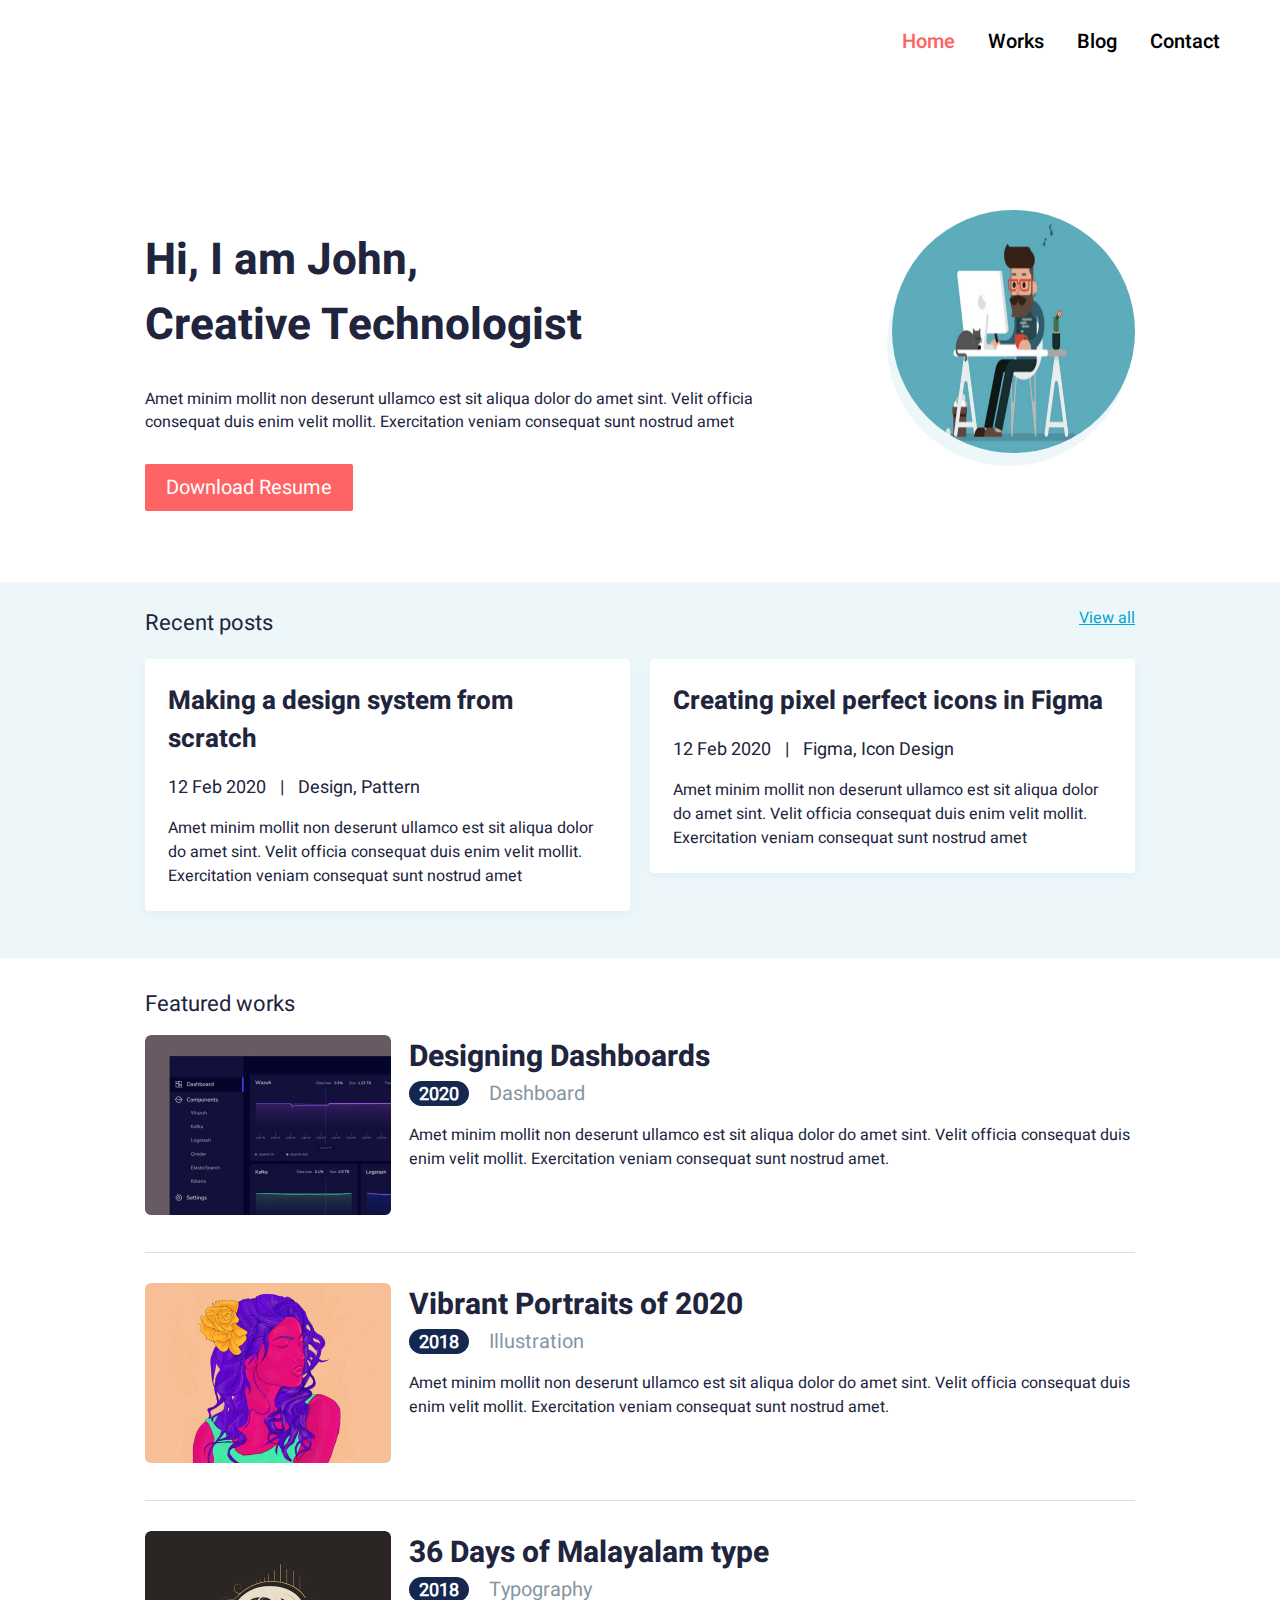
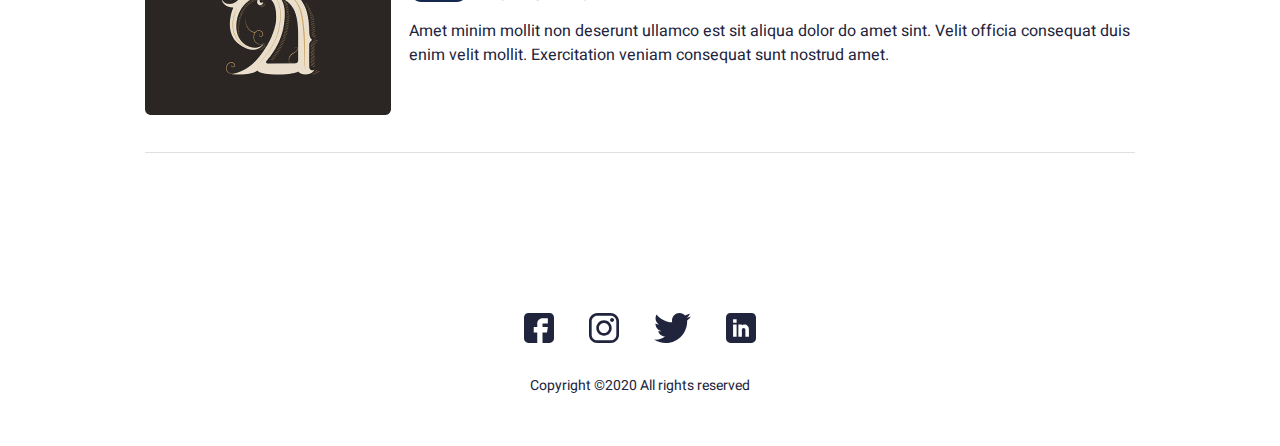
<file: index.html>
<!DOCTYPE html>
<html lang="EN">
    <head>
        <meta charset="utf-8">
        <meta name="viewport" content="width=device-width">
        <link href="./src/styles/style.css" rel = "stylesheet" type = "text/css">
        <title>John Website</title>
    </head>
    <body>
        <header class="header">
            <div class="header__content">
                <div class="header__menu menu">
                    <div class="menu__icon icon-menu">
                        <span></span>
                        <span></span>
                        <span></span>
                    </div>
                    <nav class="menu__body">
                        <ul class="menu__list">
                            <li><a href="index.html" class="menu__link _active">Home</a></li>
                            <li><a href="work.html" class="menu__link">Works</a></li>
                            <li><a href="blog.html" class="menu__link">Blog</a></li>
                            <li><a href="" class="menu__link">Contact</a></li>
                        </ul>
                    </nav>
                </div>
            </div>
        </header>

        <main class="page">
            <section class="hello">
                <div class="hello__container _container">
                    <div class="hello__content">
                        <h1 class="hello__title title">
                            Hi, I am John,<br>Creative Technologist 
                        </h1>
                        <div class="hello__text text">
                            Amet minim mollit non deserunt ullamco est sit aliqua dolor do amet sint. Velit officia consequat duis enim velit mollit. Exercitation veniam consequat sunt nostrud amet
                        </div>
                        <a href="#" class="hello__btn btn">Download Resume</a>
                    </div>
                    <div class="hello__avatar">
                        <img src="./src/img/avatar.png" alt="avatar">
                    </div>
                </div>
            </section>
            <section class="recent-posts">
                <div class="recent-posts__container _container">
                    <div class="recent-posts__header">
                        <div class="recent-posts__title">Recent posts</div>
                        <a href="" class="recent-posts__view-all">View all</a>
                    </div>
                    <div class="recent-posts__items">
                        <div class="recent-posts__column">
                            <article class="recent-posts__item recent-post">
                                <a href="#" class="recent-post__title">Making a design system from scratch</a>
                                <div class="recent-post__info">12 Feb 2020 <span>|</span> Design, Pattern</div>
                                <div class="recent-post__text text">
                                    Amet minim mollit non deserunt ullamco est sit aliqua dolor do amet sint. Velit officia consequat duis enim velit mollit. Exercitation veniam consequat sunt nostrud amet
                                </div>
                            </article>
                        </div>
                        <div class="recent-posts__column">
                            <article class="recent-posts__item recent-post">
                                <a href="#" class="recent-post__title">Creating pixel perfect icons in Figma</a>
                                <div class="recent-post__info">12 Feb 2020 <span>|</span> Figma, Icon Design </div>
                                <div class="recent-post__text text">
                                    Amet minim mollit non deserunt ullamco est sit aliqua dolor do amet sint. Velit officia consequat duis enim velit mollit. Exercitation veniam consequat sunt nostrud amet
                                </div>
                            </article>
                        </div>
                    </div>
                </div>
            </section>
            <section class="featured-works">
                <div class="featured-works__container _container">
                    <div class="featured-works__title">Featured works</div>
                    <div class="featured-works__items works">
                        <article class="works__item">
                            <a href="" class="works__image">
                                <img src="./src/img/works/01.jpg" alt="Work #01">
                            </a>
                            <div class="works__body">
                                <div><a href="" class="works__title">Designing Dashboards</a></div>
                                <div class="works__info">
                                    <div class="works__year">2020</div>
                                    <div class="works__category">Dashboard</div>
                                </div>
                                <div class="works__text text">Amet minim mollit non deserunt ullamco est sit aliqua dolor do amet sint. Velit officia consequat duis enim velit mollit. Exercitation veniam consequat sunt nostrud amet.</div>
                            </div>
                        </article>
                        <article class="works__item">
                            <a href="" class="works__image">
                                <img src="./src/img/works/02.jpg" alt="Work #02">
                            </a>
                            <div class="works__body">
                                <div><a href="" class="works__title">Vibrant Portraits of 2020</a></div>
                                <div class="works__info">
                                    <div class="works__year">2018</div>
                                    <div class="works__category">Illustration</div>
                                </div>
                                <div class="works__text text">Amet minim mollit non deserunt ullamco est sit aliqua dolor do amet sint. Velit officia consequat duis enim velit mollit. Exercitation veniam consequat sunt nostrud amet.</div>
                            </div>
                        </article>
                        <article class="works__item">
                            <a href="" class="works__image">
                                <img src="./src/img/works/03.jpg" alt="Work #03">
                            </a>
                            <div class="works__body">
                                <div><a href="" class="works__title">36 Days of Malayalam type</a></div>
                                <div class="works__info">
                                    <div class="works__year">2018</div>
                                    <div class="works__category">Typography</div>
                                </div>
                                <div class="works__text text">Amet minim mollit non deserunt ullamco est sit aliqua dolor do amet sint. Velit officia consequat duis enim velit mollit. Exercitation veniam consequat sunt nostrud amet.</div>
                            </div>
                        </article>
                    </div>
                </div>
            </section>
        </main>

        <footer class="footer">
            <div class="footer__content _container">
                <div class="footer__social social">
                    <a href="#" class="social__item">
                        <img src="src/img/icons/fb.svg" alt="fb-icon">
                    </a>
                    <a href="#" class="social__item">
                        <img src="src/img/icons/insta.svg" alt="insta-icon">
                    </a>
                    <a href="#" class="social__item">
                        <img src="src/img/icons/twitter.svg" alt="twitter-icon">
                    </a>
                    <a href="#" class="social__item">
                        <img src="src/img/icons/Linkedin.svg" alt="linkedin-icon">
                    </a>
                </div>
                <div class="footer__copy">Copyright ©2020 All rights reserved</div>
            </div>
        </footer>

    <script src="main.js"></script>
    </body>
</html>
</file>
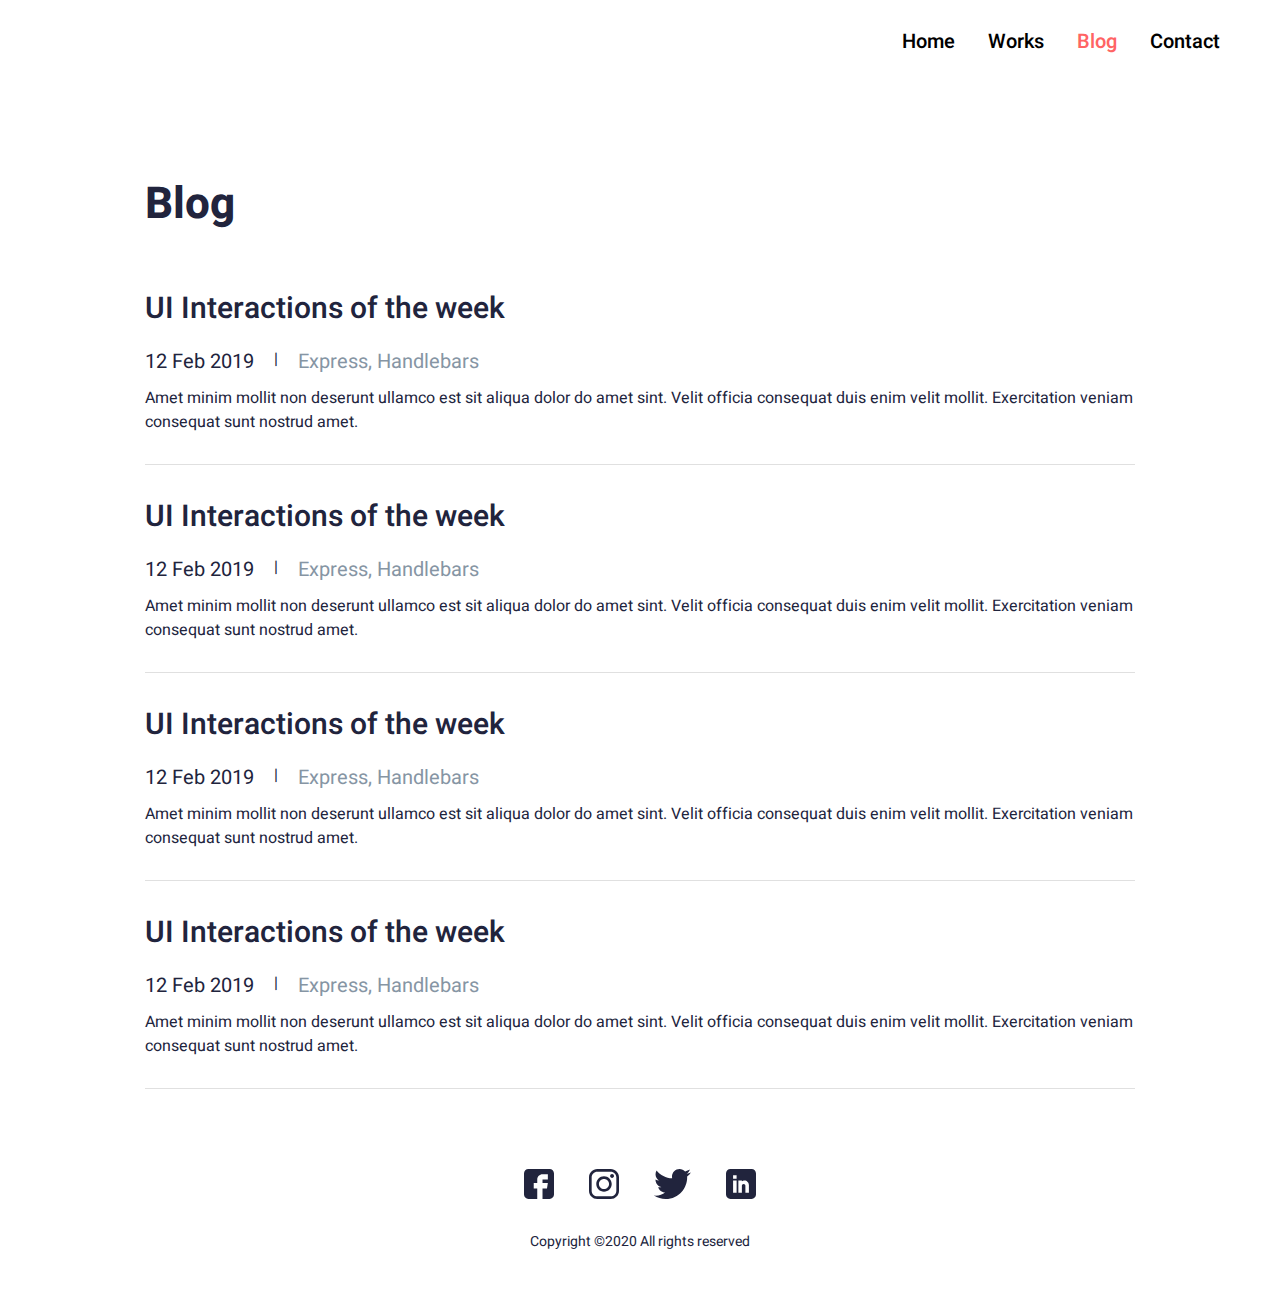
<file: blog.html>
<!DOCTYPE html>
<html lang="EN">
    <head>
        <meta charset="utf-8">
        <meta name="viewport" content="width=device-width">
        <link href="./src/styles/style.css" rel = "stylesheet" type = "text/css">
        <title>John Website</title>
    </head>
    <body>
        <header class="header">
            <div class="header__content">
                <div class="header__menu menu">
                    <div class="menu__icon icon-menu">
                        <span></span>
                        <span></span>
                        <span></span>
                    </div>
                    <nav class="menu__body">
                        <ul class="menu__list">
                            <li><a href="index.html" class="menu__link">Home</a></li>
                            <li><a href="work.html" class="menu__link">Works</a></li>
                            <li><a href="blog.html" class="menu__link _active">Blog</a></li>
                            <li><a href="" class="menu__link">Contact</a></li>
                        </ul>
                    </nav>
                </div>
            </div>
        </header>

        <main class="page">
            <div class="page__container blog _container">
                <h1 class="blog__title title">Blog</h1>
                <div class="blog__items">
                    <div class="blog__item">
                        <div class="blog__item_title">UI Interactions of the week</div>
                        <div class="blog__info">
                            <div class="blog__date">12 Feb 2019</div>
                            <div class="blog__separate">|</div>
                            <div class="blog__category">Express, Handlebars</div>
                        </div>
                        <div class="blog__text text">Amet minim mollit non deserunt ullamco est sit aliqua dolor do amet sint. Velit officia consequat duis enim velit mollit. Exercitation veniam consequat sunt nostrud amet.</div>
                    </div>
                    <div class="blog__item">
                        <div class="blog__item_title">UI Interactions of the week</div>
                        <div class="blog__info">
                            <div class="blog__date">12 Feb 2019</div>
                            <div class="blog__separate">|</div>
                            <div class="blog__category">Express, Handlebars</div>
                        </div>
                        <div class="blog__text text">Amet minim mollit non deserunt ullamco est sit aliqua dolor do amet sint. Velit officia consequat duis enim velit mollit. Exercitation veniam consequat sunt nostrud amet.</div>
                    </div>
                    <div class="blog__item">
                        <div class="blog__item_title">UI Interactions of the week</div>
                        <div class="blog__info">
                            <div class="blog__date">12 Feb 2019</div>
                            <div class="blog__separate">|</div>
                            <div class="blog__category">Express, Handlebars</div>
                        </div>
                        <div class="blog__text text">Amet minim mollit non deserunt ullamco est sit aliqua dolor do amet sint. Velit officia consequat duis enim velit mollit. Exercitation veniam consequat sunt nostrud amet.</div>
                    </div>
                    <div class="blog__item">
                        <div class="blog__item_title">UI Interactions of the week</div>
                        <div class="blog__info">
                            <div class="blog__date">12 Feb 2019</div>
                            <div class="blog__separate">|</div>
                            <div class="blog__category">Express, Handlebars</div>
                        </div>
                        <div class="blog__text text">Amet minim mollit non deserunt ullamco est sit aliqua dolor do amet sint. Velit officia consequat duis enim velit mollit. Exercitation veniam consequat sunt nostrud amet.</div>
                    </div>
                </div>
            </div>
        </main>

        <footer class="footer">
            <div class="footer__content _container">
                <div class="footer__social social">
                    <a href="#" class="social__item">
                        <img src="src/img/icons/fb.svg" alt="fb-icon">
                    </a>
                    <a href="#" class="social__item">
                        <img src="src/img/icons/insta.svg" alt="insta-icon">
                    </a>
                    <a href="#" class="social__item">
                        <img src="src/img/icons/twitter.svg" alt="twitter-icon">
                    </a>
                    <a href="#" class="social__item">
                        <img src="src/img/icons/Linkedin.svg">
                    </a>
                </div>
                <div class="footer__copy">Copyright ©2020 All rights reserved</div>
            </div>
        </footer>

    <script src="main.js"></script>
    </body>
</html>
</file>
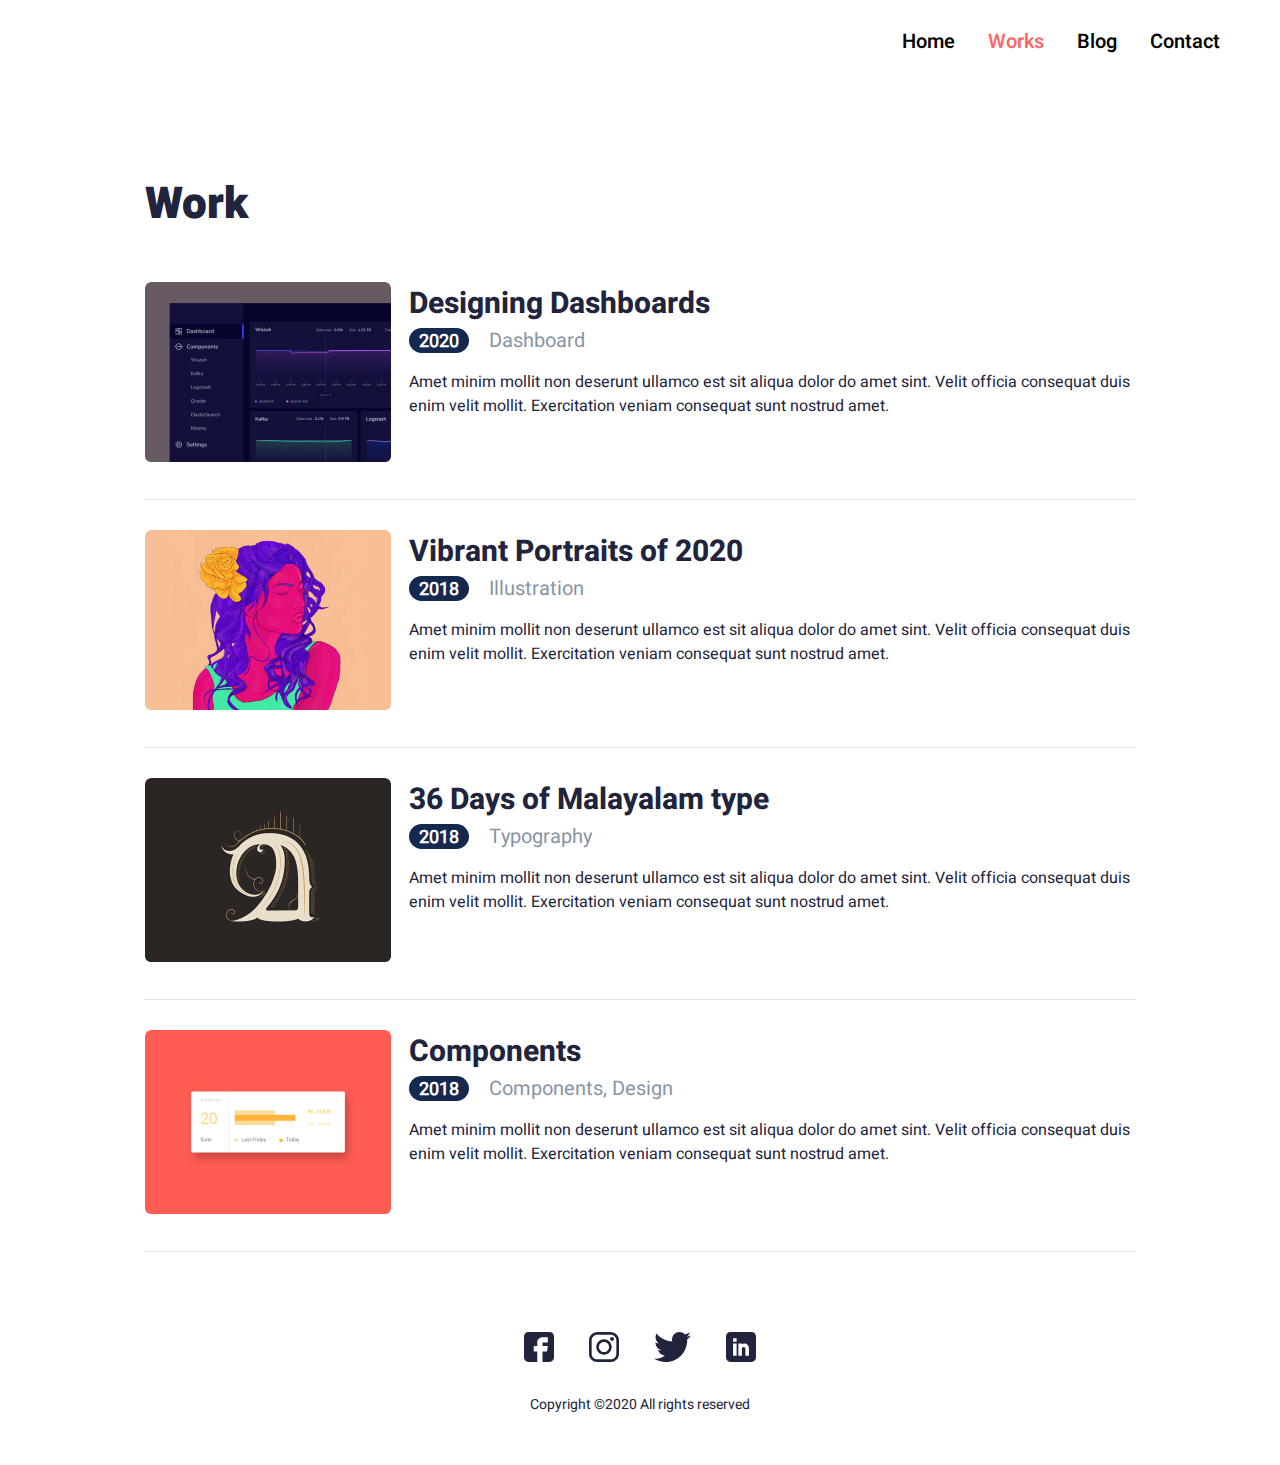
<file: work.html>
<!DOCTYPE html>
<html lang="EN">
    <head>
        <meta charset="utf-8">
        <meta name="viewport" content="width=device-width">
        <link href="./src/styles/style.css" rel = "stylesheet" type = "text/css">
        <title>John Website</title>
    </head>
    <body>
        <header class="header">
            <div class="header__content">
                <div class="header__menu menu">
                    <div class="menu__icon icon-menu">
                        <span></span>
                        <span></span>
                        <span></span>
                    </div>
                    <nav class="menu__body">
                        <ul class="menu__list">
                            <li><a href="index.html" class="menu__link">Home</a></li>
                            <li><a href="work.html" class="menu__link _active">Works</a></li>
                            <li><a href="blog.html" class="menu__link">Blog</a></li>
                            <li><a href="" class="menu__link">Contact</a></li>
                        </ul>
                    </nav>
                </div>
            </div>
        </header>

        <main class="page">
            <div class="work page-container _container">
                <h1 class="works__main-title title">Work</h1>
                <div class="works">
                    <article class="works__item">
                        <a href="" class="works__image">
                            <img src="./src/img/works/01.jpg" alt="Work #01">
                        </a>
                        <div class="works__body">
                            <div><a href="#" class="works__title">Designing Dashboards</a></div>
                            <div class="works__info">
                                <div class="works__year">2020</div>
                                <div class="works__category">Dashboard</div>
                            </div>
                            <div class="works__text text">Amet minim mollit non deserunt ullamco est sit aliqua dolor do amet sint. Velit officia consequat duis enim velit mollit. Exercitation veniam consequat sunt nostrud amet.</div>
                        </div>
                    </article>
                    <article class="works__item">
                        <a href="" class="works__image">
                            <img src="./src/img/works/02.jpg" alt="Work #02">
                        </a>
                        <div class="works__body">
                            <div><a href="#" class="works__title">Vibrant Portraits of 2020</a></div>
                            <div class="works__info">
                                <div class="works__year">2018</div>
                                <div class="works__category">Illustration</div>
                            </div>
                            <div class="works__text text">Amet minim mollit non deserunt ullamco est sit aliqua dolor do amet sint. Velit officia consequat duis enim velit mollit. Exercitation veniam consequat sunt nostrud amet.</div>
                        </div>
                    </article>
                    <article class="works__item">
                        <a href="" class="works__image">
                            <img src="./src/img/works/03.jpg" alt="Work #03">
                        </a>
                        <div class="works__body">
                            <div><a href="#" class="works__title">36 Days of Malayalam type</a></div>
                            <div class="works__info">
                                <div class="works__year">2018</div>
                                <div class="works__category">Typography</div>
                            </div>
                            <div class="works__text text">Amet minim mollit non deserunt ullamco est sit aliqua dolor do amet sint. Velit officia consequat duis enim velit mollit. Exercitation veniam consequat sunt nostrud amet.</div>
                        </div>
                    </article>
                    <article class="works__item">
                        <a href="" class="works__image">
                            <img src="./src/img/works/04.jpg" alt="Work #04">
                        </a>
                        <div class="works__body">
                            <div><a href="#" class="works__title">Components</a></div>
                            <div class="works__info">
                                <div class="works__year">2018</div>
                                <div class="works__category">Components, Design</div>
                            </div>
                            <div class="works__text text">Amet minim mollit non deserunt ullamco est sit aliqua dolor do amet sint. Velit officia consequat duis enim velit mollit. Exercitation veniam consequat sunt nostrud amet.</div>
                        </div>
                    </article>
                </div>
            </div>
        </main>

        <footer class="footer">
            <div class="footer__content _container">
                <div class="footer__social social">
                    <a href="#" class="social__item">
                        <img src="src/img/icons/fb.svg" alt="fb-icon">
                    </a>
                    <a href="#" class="social__item">
                        <img src="src/img/icons/insta.svg" alt="insta-icon">
                    </a>
                    <a href="#" class="social__item">
                        <img src="src/img/icons/twitter.svg" alt="twitter-icon">
                    </a>
                    <a href="#" class="social__item">
                        <img src="src/img/icons/Linkedin.svg">
                    </a>
                </div>
                <div class="footer__copy">Copyright ©2020 All rights reserved</div>
            </div>
        </footer>

    <script src="main.js"></script>
    </body>
</html>
</file>
<file: src/styles/style.css>
@font-face {
  font-family: "Heebo-Black";
  src: url("./fonts/Heebo-Black.ttf");
}
@font-face {
  font-family: "Heebo-Bold";
  src: url("./fonts/Heebo-Bold.ttf");
}
@font-face {
  font-family: "Heebo-Medium";
  src: url("./fonts/Heebo-Medium.ttf");
}
@font-face {
  font-family: "Heebo-Regular";
  src: url("./fonts/Heebo-Regular.ttf");
}
body {
  color: #21243D;
  margin: 0;
  padding: 0;
  font-family: "Heebo-Regular";
}

._container {
  margin: 0 145px 0 145px;
}
@media (min-width: 1152) {
  ._container {
    max-width: 868px;
  }
}
@media (max-width: 991.98px) {
  ._container {
    max-width: 991.98px;
  }
}
@media (max-width: 757.98px) {
  ._container {
    max-width: 757.98px;
    margin: 0 0 0 0;
  }
}
@media (max-width: 479.98px) {
  ._container {
    max-width: 479.98px;
  }
}

.header {
  margin: 0 60px 0 205px;
  position: relative;
  z-index: 100;
}
@media (min-width: 1152) {
  .header {
    max-width: 868px;
  }
}
@media (max-width: 991.98px) {
  .header {
    max-width: 991.98px;
  }
}
@media (max-width: 757.98px) {
  .header {
    max-width: 757.98px;
    margin: 0 0 0 0;
  }
}
@media (max-width: 479.98px) {
  .header {
    max-width: 479.98px;
  }
}
@media (max-width: 757.98px) {
  .header .header__content {
    margin-right: 18px;
  }
}
@media (min-width: 1152) {
  .header .header__content {
    max-width: 868px;
  }
}
.header .header__menu {
  display: flex;
  justify-content: flex-end;
  height: 82px;
  align-items: center;
}
@media (max-width: 757.98px) {
  .header .header__menu {
    height: 50px;
  }
}
@media (max-width: 757.98px) {
  .header .menu__body {
    transform: translate(0px, -100%);
    transition: transform 0.8s ease;
    position: fixed;
    width: 100%;
    height: 100%;
    top: 0;
    left: 0;
    overflow: auto;
    padding: 60px 10px 30px 10px;
    background-color: rgba(255, 255, 255, 0.9);
  }
  .header .menu__body._active {
    transform: translate(0px, 0%);
  }
}
@media (max-width: 757.98px) {
  .header .menu__body .menu__list {
    padding: 0;
  }
}
.header .menu__body .menu__list li {
  list-style: none;
  margin: 0 0 0 33px;
}
.header .menu__body .menu__list li .menu__link {
  font-size: 20px;
  font-style: normal;
  font-weight: 500;
  color: #000;
  font-family: "Heebo-Medium";
  text-decoration: none;
}
@media (min-width: 991.98px) {
  .header .menu__body .menu__list li .menu__link:hover {
    color: #FF6464;
  }
}
@media (max-width: 757.98px) {
  .header .menu__body .menu__list li .menu__link {
    font-size: 40px;
    display: block;
    text-align: center;
    padding-top: 20px;
  }
}
.header .menu__body .menu__list li ._active {
  color: #FF6464;
}
@media (min-width: 757.98px) {
  .header .menu__body .menu__list {
    display: flex;
  }
}
@media (max-width: 757.98px) {
  .header .menu__body .menu__list li {
    margin: 0 0 18px 0px;
  }
}

.icon-menu {
  display: none;
}
@media (max-width: 757.98px) {
  .icon-menu {
    display: block;
    position: relative;
    width: 30px;
    height: 18px;
    cursor: pointer;
    z-index: 5;
  }
  .icon-menu span {
    transition: all 0.8s ease 0s;
    top: calc(50% - 1px);
    position: absolute;
    width: 100%;
    height: 2px;
    background-color: #000;
  }
  .icon-menu span:first-child {
    top: 0px;
  }
  .icon-menu span:last-child {
    top: auto;
    bottom: 0px;
  }
}
.icon-menu._active span {
  transform: rotate(-45deg);
  top: 15px;
}
.icon-menu._active span:first-child {
  transform: rotate(45deg);
}
.icon-menu._active span:last-child {
  height: 0;
}

.page {
  padding: 90px 0 0 0;
}
@media (max-width: 868px) {
  .page {
    padding: 33px 0 71px 0;
  }
}

/*================== HOME PAGE ================*/
.hello {
  padding: 38px 0 71px 0;
}
@media (max-width: 868px) {
  .hello {
    padding: 0 0 71px 0;
  }
}
@media (max-width: 757.98px) {
  .hello {
    padding: 0 0 60px 0;
  }
}

.hello__container {
  display: flex;
}
@media (max-width: 757.98px) {
  .hello__container {
    flex-direction: column-reverse;
    text-align: center;
  }
}
.hello__container .hello__content {
  align-items: flex-start;
  flex: 1 1 auto;
  padding: 18px 115px 0 0;
}
@media (max-width: 868px) {
  .hello__container .hello__content {
    padding: 18px 50px 0 0;
  }
}
@media (max-width: 757.98px) {
  .hello__container .hello__content {
    padding: 40px 0 0 0;
  }
}
.hello__container .hello__content .hello__title {
  margin: 0 0 30px 0;
}
@media (max-width: 757.98px) {
  .hello__container .hello__content .hello__title {
    margin: 0 0 20px 0;
    padding-top: 30px;
  }
}
.hello__container .hello__content .title {
  font-family: "Heebo-Bold", sans-serif;
  font-size: 44px;
}
@media (max-width: 757.98px) {
  .hello__container .hello__content .title {
    font-size: 32px;
    width: auto;
  }
}
.hello__container .hello__content .hello__text {
  margin: 0 0 30px 0;
}
@media (max-width: 757.98px) {
  .hello__container .hello__content .hello__text {
    padding: 0 15px 0 15px;
    margin: 0 0 25px 0;
  }
}
.hello__container .hello__content .text {
  font-family: "Heebo-Regular";
  font-size: 16px;
  line-height: 23px;
}
.hello__container .hello__content .hello__btn {
  display: inline-flex;
  justify-content: center;
  align-items: center;
  width: 208px;
  height: 47px;
  left: 148px;
  top: 477px;
  background: #FF6464;
  border-radius: 2px;
  color: #fff;
  text-decoration: none;
  font-family: "Heebo-Regular";
  font-size: 20px;
  line-height: 29px;
  transition: background-color 0.5s ease;
}
.hello__container .hello__content .hello__btn:hover {
  background-color: #cc3636;
}
.hello__container .hello__avatar {
  flex: 0 0 243px;
  height: 243px;
  position: relative;
  border-radius: 50%;
  overflow: hidden;
  box-shadow: -5px 13px 0 0 #EDF7FA;
}
.hello__container .hello__avatar img {
  max-width: 100%;
  height: 100%;
}
@media (max-width: 757.98px) {
  .hello__container .hello__avatar {
    max-width: 170px;
    max-height: 170px;
    margin: auto;
  }
}

.recent-posts {
  background-color: #EDF7FA;
  padding: 25px 0 30px 0;
}
@media (max-width: 757.98px) {
  .recent-posts {
    padding: 0 0 20px 0;
  }
}
.recent-posts__container .recent-posts__header {
  display: flex;
  justify-content: space-between;
  font-family: "Heebo-Regular";
  font-style: normal;
}
.recent-posts__container .recent-posts__header .recent-posts__title {
  padding: 0 20px 0 0;
  margin: 0 0 20px 0;
  font-size: 22px;
  color: #21243D;
}
@media (max-width: 757.98px) {
  .recent-posts__container .recent-posts__header .recent-posts__title {
    margin: 20px auto 20px auto;
    font-size: 18px;
  }
}
@media (max-width: 991.98px) {
  .recent-posts__container .recent-posts__header .recent-posts__title {
    padding-top: 20px;
  }
}
.recent-posts__container .recent-posts__header .recent-posts__view-all {
  font-size: 16px;
  color: #00A8CC;
  line-height: 23px;
  text-align: right;
  flex-wrap: nowrap;
}
@media (max-width: 757.98px) {
  .recent-posts__container .recent-posts__header .recent-posts__view-all {
    display: none;
  }
}
.recent-posts__container .recent-posts__items {
  margin: 0px -10px;
}
@media (min-width: 757.98px) {
  .recent-posts__container .recent-posts__items {
    display: flex;
  }
}
.recent-posts__container .recent-posts__items .recent-posts__column {
  flex: 0 1 50%;
  padding: 0 10px;
  margin: 0 0 17px 0;
}
@media (max-width: 757.98px) {
  .recent-posts__container .recent-posts__items .recent-posts__column {
    margin: 0 10px 17px 10px;
  }
}
.recent-posts__container .recent-posts__items .recent-post {
  background-color: #fff;
  box-shadow: 0px 4px 10px rgba(187, 225, 250, 0.25);
  border-radius: 4px;
  padding: 23px;
}
.recent-posts__container .recent-posts__items .recent-post__title {
  display: inline-block;
  margin: 0 0 17px 0;
  color: inherit;
  font-family: "Heebo-Bold";
  font-size: 26px;
  line-height: 38px;
  font-weight: 700;
  color: #21243D;
  text-decoration: none;
  transition: color 0.3s ease;
}
@media (min-width: 991.98px) {
  .recent-posts__container .recent-posts__items .recent-post__title:hover {
    color: #FF6464;
  }
}
@media (max-width: 757.98px) {
  .recent-posts__container .recent-posts__items .recent-post__title {
    font-size: 22px;
    margin: 0 0 5px 0;
  }
}
.recent-posts__container .recent-posts__items .recent-post__info {
  margin: 0 0 15px 0;
  font-size: 18px;
  line-height: 26px;
}
.recent-posts__container .recent-posts__items .recent-post__info span {
  margin: 0 10px;
}
@media (max-width: 757.98px) {
  .recent-posts__container .recent-posts__items .recent-post__info {
    font-size: 16px;
  }
}

.featured-works {
  padding: 30px 0 80px 0;
}
.featured-works__title {
  margin: 0 0 15px 0;
  font-size: 22px;
}
@media (max-width: 757.98px) {
  .featured-works__title {
    margin: 0 0 15px 0;
    text-align: center;
    font-size: 18px;
  }
}
@media (max-width: 757.98px) {
  .featured-works__items {
    padding: 30px 0 30px 0;
    display: flex;
    margin: 0 10px;
    overflow: auto;
  }
}
@media (max-width: 757.98px) {
  .featured-works .works__item {
    flex: 0 0 85%;
    margin: 0 15px 0 0;
  }
}

.works__item {
  border-bottom: 1px solid #E0E0E0;
  padding: 0 0 30px 0;
  margin: 0 0 30px 0;
}
@media (min-width: 757.98px) {
  .works__item {
    display: flex;
    align-items: flex-start;
  }
}
.works__item .works__image {
  flex: 0 0 246px;
  border-radius: 6px;
  min-height: 180px;
  overflow: hidden;
}
@media (max-width: 757.98px) {
  .works__item .works__image img {
    margin: auto auto 17px auto;
    width: 100%;
    max-height: 250px;
  }
}
.works__item .works__body {
  flex: 1 1 auto;
  padding: 0 0 0 18px;
}
.works__item .works__body .works__title {
  font-family: "Heebo-Bold";
  font-size: 30px;
  line-height: 44px;
  font-weight: 700;
  text-decoration: none;
  color: #21243D;
}
@media (max-width: 757.98px) {
  .works__item .works__body .works__title {
    font-size: 24px;
  }
}
@media (min-width: 991.98px) {
  .works__item .works__body .works__title:hover {
    color: #FF6464;
  }
}
.works__item .works__body .works__info {
  display: inline-flex;
  align-items: center;
}
@media (max-width: 757.98px) {
  .works__item .works__body .works__info {
    font-size: 16px;
  }
}
.works__item .works__body .works__info .works__year {
  background: #142850;
  height: 25px;
  padding: 0 10px;
  justify-content: center;
  align-items: center;
  border-radius: 16px;
  color: #fff;
  font-weight: 900;
  font-size: 18px;
  display: inline-block;
  margin: 0 0 15px 0;
}
.works__item .works__body .works__info .works__category {
  font-weight: normal;
  font-size: 20px;
  color: #8695A4;
  display: inline-block;
  margin: 0 0 15px 20px;
}

.footer {
  text-align: center;
  padding: 50px 0;
  margin-bottom: 0;
}
@media (max-width: 757.98px) {
  .footer {
    padding: 30px 0;
  }
}
.footer .social {
  display: flex;
  justify-content: center;
  align-items: center;
  margin: 0 0 25px 0;
}
.footer .social .social__item {
  padding-left: 35px;
}
.footer .social .social__item:first-child {
  padding-left: 0;
}
.footer__copy {
  font-size: 14px;
  color: #21243D;
}

/*================ BLOG PAGE =================*/
@media (max-width: 757.98px) {
  .blog {
    margin: 0 20px 0 20px;
  }
}
.blog__item {
  border-bottom: 1px solid #E0E0E0;
  padding: 0 0 30px 0;
  margin: 0 0 30px 0;
}
.blog__item_title {
  font-family: "Heebo-Medium";
  font-size: 30px;
  font-weight: 500;
  color: #21243D;
  margin: 0 0 16px 0;
  transition: color 0.3s ease 0s;
}
@media (max-width: 757.98px) {
  .blog__item_title {
    font-size: 26px;
    margin: 0 0 5px 0;
  }
}
@media (min-width: 991.98px) {
  .blog__item_title:hover {
    color: #FF6464;
  }
}
.blog__title {
  margin: 0 0 50px 0;
  font-family: "Heebo-Bold";
  font-weight: bold;
  font-size: 44px;
}
@media (max-width: 757.98px) {
  .blog__title {
    font-size: 30px;
    margin: 0 0 18px 0;
  }
}
.blog__info {
  display: flex;
  margin: 0 0 10px 0;
}
.blog__separate {
  margin: 0 20px;
}
.blog__date {
  font-size: 20px;
  color: #21243D;
}
@media (max-width: 757.98px) {
  .blog__date {
    font-size: 16px;
  }
}
.blog__category {
  font-size: 20px;
  color: #8695A4;
}
@media (max-width: 757.98px) {
  .blog__category {
    font-size: 16px;
  }
}

/*================ WORK PAGE =================*/
.works__main-title {
  margin: 0 0 45px 0;
  font-family: "Heebo-Black";
  font-size: 44px;
  color: #21243D;
}
@media (max-width: 757.98px) {
  .works__main-title {
    font-size: 30px;
    margin: 0 0 20px 0;
  }
}
@media (max-width: 757.98px) {
  .works__title {
    font-size: 24px;
  }
}

@media (max-width: 757.98px) {
  .work {
    padding: 0 20px 0 20px;
  }
}/*# sourceMappingURL=style.css.map */
</file>
